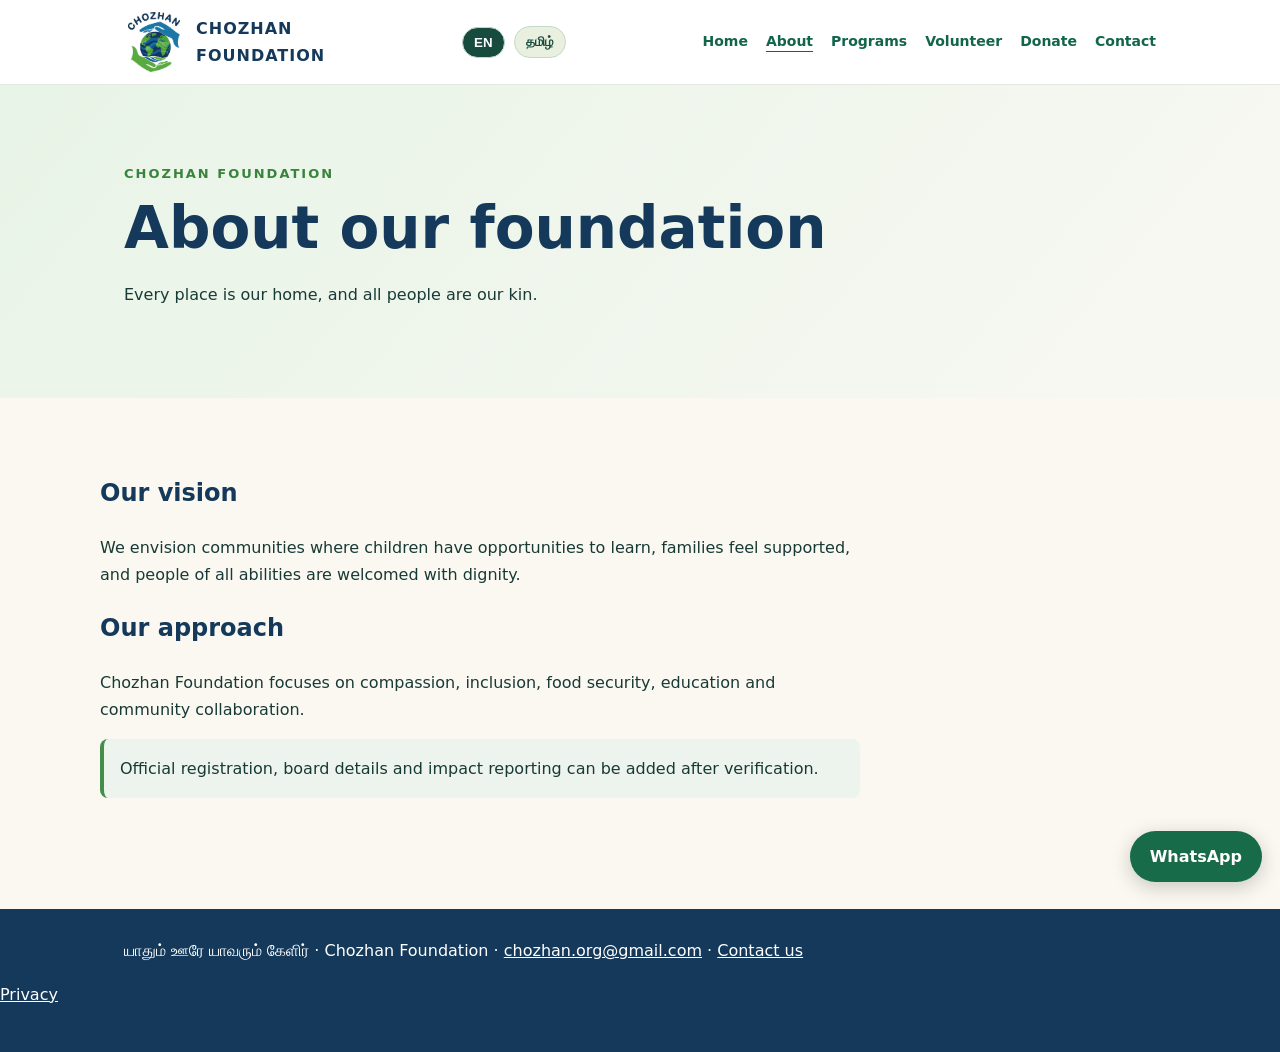
<file: about.html>
<!DOCTYPE html>

<html lang="en"><head><meta charset="utf-8"/><meta content="width=device-width,initial-scale=1" name="viewport"/><meta content="Chozhan Foundation — About our foundation" name="description"/><link href="chozhan-logo.jpg" rel="icon"/><link href="site.css" rel="stylesheet"/><title>About our foundation | Chozhan Foundation</title><link href="https://chozhan.org/about.html" rel="canonical"/><meta content="About our foundation | Chozhan Foundation" property="og:title"/><meta content="Community care, education, food security and disability inclusion in Cuddalore, Tamil Nadu." property="og:description"/><link href="enhancements.css" rel="stylesheet"/><script defer="True" src="language.js"></script><meta content="website" property="og:type"/><meta content="https://chozhan.org/about.html" property="og:url"/><meta content="https://chozhan.org/chozhan-logo.png" property="og:image"/><script defer="True" src="v3-language.js"></script><meta content="#164b3e" name="theme-color"/><link href="https://chozhan.org/about.html?lang=en" hreflang="en" rel="alternate"/><link href="https://chozhan.org/about.html?lang=ta" hreflang="ta" rel="alternate"/><link href="v3.css" rel="stylesheet"/></head><body><a class="skip-link" href="#main-content">Skip to content</a><header><div class="wrap nav"><a class="brand" href="index.html"><img alt="Chozhan Foundation logo" height="60" src="chozhan-logo.jpg" style="width:60px;height:60px;max-width:60px;object-fit:contain;flex-shrink:0;width:60px;height:60px;max-width:60px;object-fit:contain;" width="60"/><span>CHOZHAN<br/>FOUNDATION</span></a><button aria-controls="page-links" aria-expanded="false" aria-label="Toggle navigation" class="mobile-toggle" type="button">☰</button><div aria-label="Language selection" class="utility-nav"><button aria-pressed="false" class="lang-switch" data-lang="en" type="button">EN</button><button aria-pressed="false" class="lang-switch" data-lang="ta" type="button">தமிழ்</button></div><nav id="page-links"><a href="index.html">Home</a><a aria-current="page" href="about.html">About</a><a href="programs.html">Programs</a><a href="volunteer.html">Volunteer</a><a href="donate.html">Donate</a><a data-i18n="nav_contact" href="contact.html">Contact</a></nav></div></header><section class="hero"><div class="wrap"><span class="eyebrow">Chozhan Foundation</span><h1>About our foundation</h1><p>Every place is our home, and all people are our kin.</p></div></section><main class="main wrap" id="main-content"><h2>Our vision</h2><p>We envision communities where children have opportunities to learn, families feel supported, and people of all abilities are welcomed with dignity.</p><h2>Our approach</h2><p>Chozhan Foundation focuses on compassion, inclusion, food security, education and community collaboration.</p><p class="note">Official registration, board details and impact reporting can be added after verification.</p></main><footer><div class="wrap">யாதும் ஊரே யாவரும் கேளிர் · Chozhan Foundation · <a href="mailto:chozhan.org@gmail.com">chozhan.org@gmail.com</a> · <a href="contact.html">Contact us</a></div><p><a href="privacy.html">Privacy</a></p></footer><script>document.querySelector('.mobile-toggle')?.addEventListener('click',function(){const n=document.getElementById('page-links');const open=n.classList.toggle('open');this.setAttribute('aria-expanded',String(open));});</script><a aria-label="Chat with Chozhan Foundation on WhatsApp" class="whatsapp-float" href="https://wa.me/917305449549" rel="noopener noreferrer" target="_blank">WhatsApp</a></body></html>
</file>
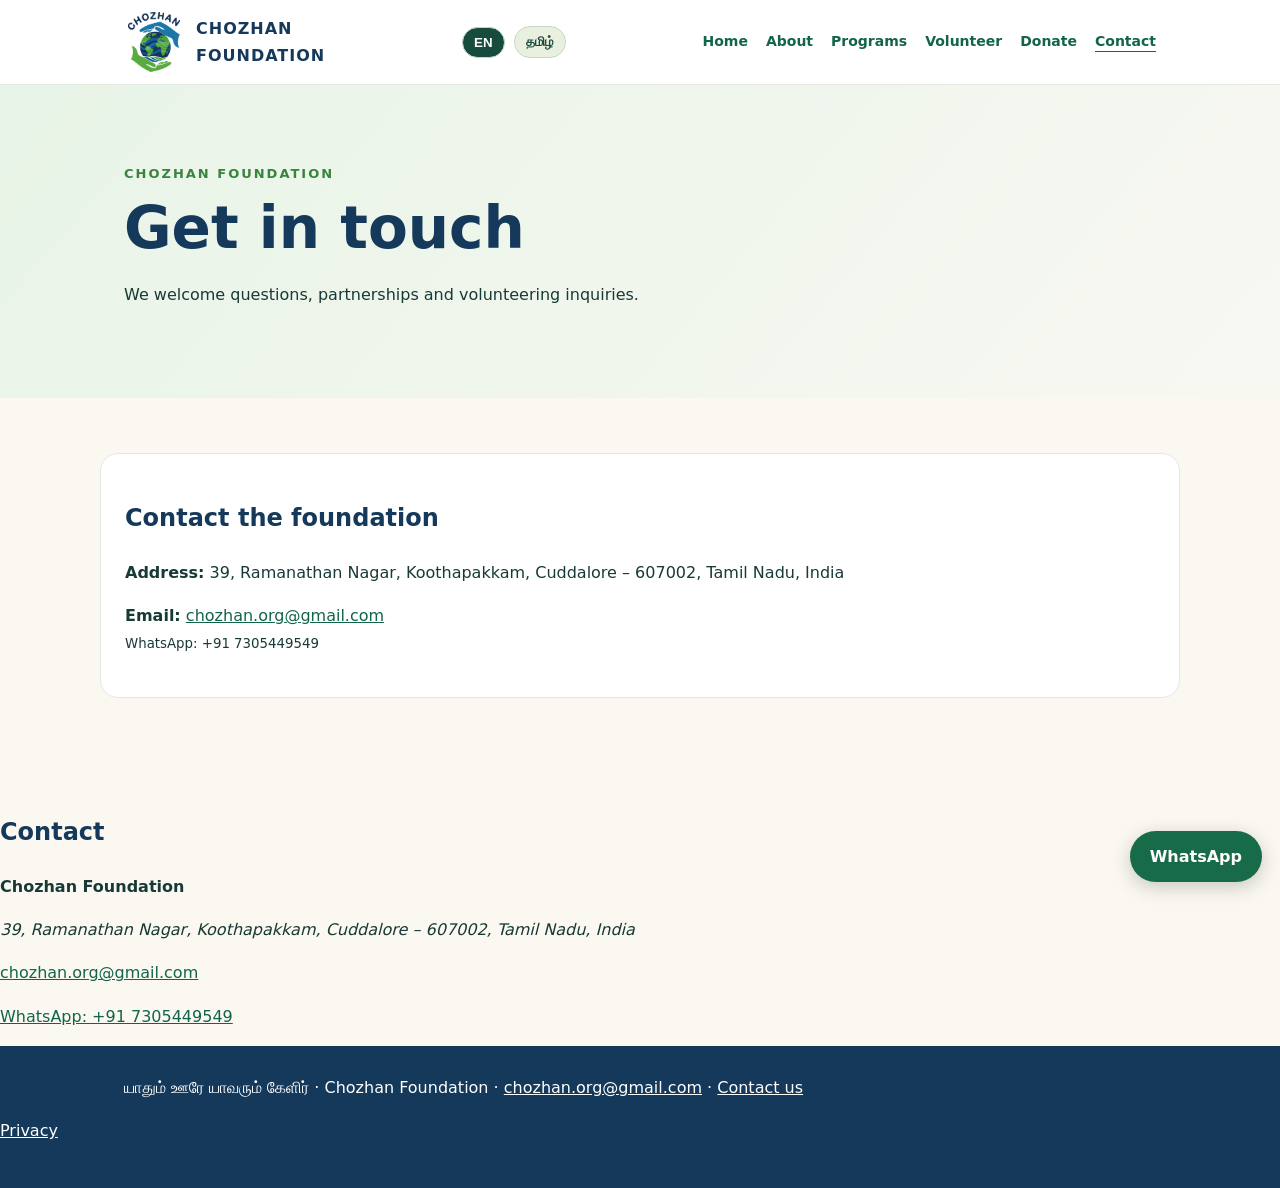
<file: contact.html>
<!DOCTYPE html>

<html lang="en"><head><meta charset="utf-8"/><meta content="width=device-width,initial-scale=1" name="viewport"/><meta content="Chozhan Foundation — Get in touch" name="description"/><link href="chozhan-logo.jpg" rel="icon"/><link href="site.css" rel="stylesheet"/><title>Get in touch | Chozhan Foundation</title><link href="https://chozhan.org/contact.html" rel="canonical"/><meta content="Get in touch | Chozhan Foundation" property="og:title"/><meta content="Community care, education, food security and disability inclusion in Cuddalore, Tamil Nadu." property="og:description"/><link href="enhancements.css" rel="stylesheet"/><script defer="True" src="language.js"></script><meta content="website" property="og:type"/><meta content="https://chozhan.org/contact.html" property="og:url"/><meta content="https://chozhan.org/chozhan-logo.png" property="og:image"/><script defer="True" src="v3-language.js"></script><meta content="#164b3e" name="theme-color"/><link href="https://chozhan.org/contact.html?lang=en" hreflang="en" rel="alternate"/><link href="https://chozhan.org/contact.html?lang=ta" hreflang="ta" rel="alternate"/><link href="v3.css" rel="stylesheet"/></head><body><a class="skip-link" href="#main-content">Skip to content</a><header><div class="wrap nav"><a class="brand" href="index.html"><img alt="Chozhan Foundation logo" height="60" src="chozhan-logo.jpg" style="width:60px;height:60px;max-width:60px;object-fit:contain;flex-shrink:0;width:60px;height:60px;max-width:60px;object-fit:contain;" width="60"/><span>CHOZHAN<br/>FOUNDATION</span></a><button aria-controls="page-links" aria-expanded="false" aria-label="Toggle navigation" class="mobile-toggle" type="button">☰</button><div aria-label="Language selection" class="utility-nav"><button aria-pressed="false" class="lang-switch" data-lang="en" type="button">EN</button><button aria-pressed="false" class="lang-switch" data-lang="ta" type="button">தமிழ்</button></div><nav id="page-links"><a href="index.html">Home</a><a href="about.html">About</a><a href="programs.html">Programs</a><a href="volunteer.html">Volunteer</a><a href="donate.html">Donate</a><a aria-current="page" data-i18n="nav_contact" href="contact.html">Contact</a></nav></div></header><section class="hero"><div class="wrap"><span class="eyebrow">Chozhan Foundation</span><h1>Get in touch</h1><p>We welcome questions, partnerships and volunteering inquiries.</p></div></section><main class="main wrap" id="main-content"><div class="card"><h2>Contact the foundation</h2><p><strong>Address:</strong> 39, Ramanathan Nagar, Koothapakkam, Cuddalore – 607002, Tamil Nadu, India</p><p><strong>Email:</strong> <a href="mailto:chozhan.org@gmail.com">chozhan.org@gmail.com</a><br/><small>WhatsApp: +91 7305449549</small></p></div></main><section class="section"><div class="container"><h2 data-i18n="nav_contact">Contact</h2><p><strong>Chozhan Foundation</strong></p><address>39, Ramanathan Nagar, Koothapakkam, Cuddalore – 607002, Tamil Nadu, India</address><p><a href="mailto:chozhan.org@gmail.com">chozhan.org@gmail.com</a></p><p><a href="https://wa.me/917305449549" rel="noopener noreferrer" target="_blank">WhatsApp: +91 7305449549</a></p></div></section><footer><div class="wrap">யாதும் ஊரே யாவரும் கேளிர் · Chozhan Foundation · <a href="mailto:chozhan.org@gmail.com">chozhan.org@gmail.com</a> · <a href="contact.html">Contact us</a></div><p><a href="privacy.html">Privacy</a></p></footer><script>document.querySelector('.mobile-toggle')?.addEventListener('click',function(){const n=document.getElementById('page-links');const open=n.classList.toggle('open');this.setAttribute('aria-expanded',String(open));});</script><a aria-label="Chat with Chozhan Foundation on WhatsApp" class="whatsapp-float" href="https://wa.me/917305449549" rel="noopener noreferrer" target="_blank">WhatsApp</a></body></html>
</file>
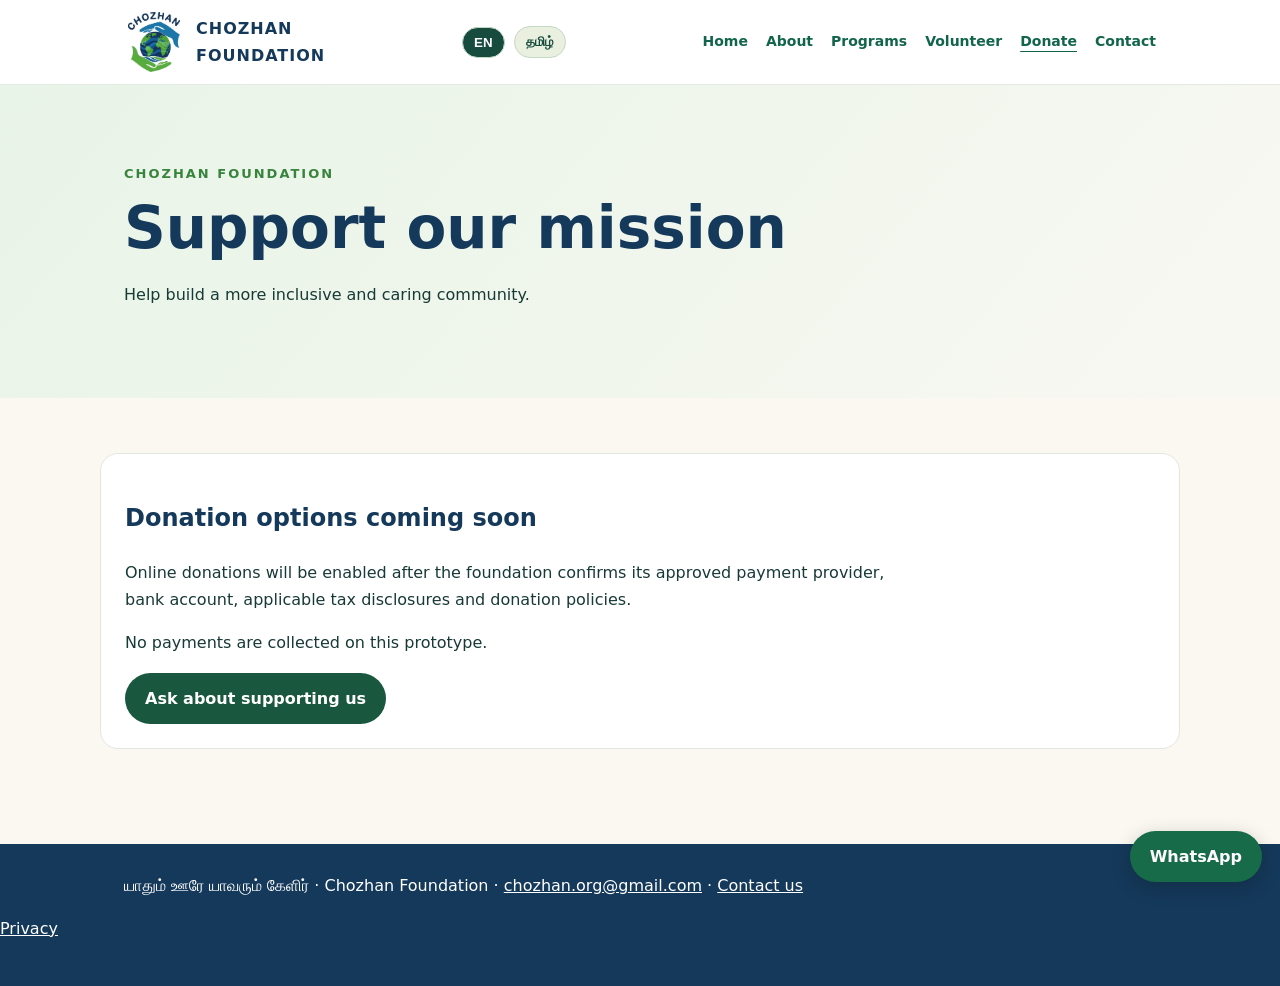
<file: donate.html>
<!DOCTYPE html>

<html lang="en"><head><meta charset="utf-8"/><meta content="width=device-width,initial-scale=1" name="viewport"/><meta content="Chozhan Foundation — Support our mission" name="description"/><link href="chozhan-logo.jpg" rel="icon"/><link href="site.css" rel="stylesheet"/><title>Support our mission | Chozhan Foundation</title><link href="https://chozhan.org/donate.html" rel="canonical"/><meta content="Support our mission | Chozhan Foundation" property="og:title"/><meta content="Community care, education, food security and disability inclusion in Cuddalore, Tamil Nadu." property="og:description"/><link href="enhancements.css" rel="stylesheet"/><script defer="True" src="language.js"></script><meta content="website" property="og:type"/><meta content="https://chozhan.org/donate.html" property="og:url"/><meta content="https://chozhan.org/chozhan-logo.png" property="og:image"/><script defer="True" src="v3-language.js"></script><meta content="#164b3e" name="theme-color"/><link href="https://chozhan.org/donate.html?lang=en" hreflang="en" rel="alternate"/><link href="https://chozhan.org/donate.html?lang=ta" hreflang="ta" rel="alternate"/><link href="v3.css" rel="stylesheet"/></head><body><a class="skip-link" href="#main-content">Skip to content</a><header><div class="wrap nav"><a class="brand" href="index.html"><img alt="Chozhan Foundation logo" height="60" src="chozhan-logo.jpg" style="width:60px;height:60px;max-width:60px;object-fit:contain;flex-shrink:0;width:60px;height:60px;max-width:60px;object-fit:contain;" width="60"/><span>CHOZHAN<br/>FOUNDATION</span></a><button aria-controls="page-links" aria-expanded="false" aria-label="Toggle navigation" class="mobile-toggle" type="button">☰</button><div aria-label="Language selection" class="utility-nav"><button aria-pressed="false" class="lang-switch" data-lang="en" type="button">EN</button><button aria-pressed="false" class="lang-switch" data-lang="ta" type="button">தமிழ்</button></div><nav id="page-links"><a href="index.html">Home</a><a href="about.html">About</a><a href="programs.html">Programs</a><a href="volunteer.html">Volunteer</a><a aria-current="page" href="donate.html">Donate</a><a data-i18n="nav_contact" href="contact.html">Contact</a></nav></div></header><section class="hero"><div class="wrap"><span class="eyebrow">Chozhan Foundation</span><h1>Support our mission</h1><p>Help build a more inclusive and caring community.</p></div></section><main class="main wrap" id="main-content"><div class="card"><h2>Donation options coming soon</h2><p>Online donations will be enabled after the foundation confirms its approved payment provider, bank account, applicable tax disclosures and donation policies.</p><p>No payments are collected on this prototype.</p><a class="button" href="contact.html">Ask about supporting us</a></div></main><footer><div class="wrap">யாதும் ஊரே யாவரும் கேளிர் · Chozhan Foundation · <a href="mailto:chozhan.org@gmail.com">chozhan.org@gmail.com</a> · <a href="contact.html">Contact us</a></div><p><a href="privacy.html">Privacy</a></p></footer><script>document.querySelector('.mobile-toggle')?.addEventListener('click',function(){const n=document.getElementById('page-links');const open=n.classList.toggle('open');this.setAttribute('aria-expanded',String(open));});</script><a aria-label="Chat with Chozhan Foundation on WhatsApp" class="whatsapp-float" href="https://wa.me/917305449549" rel="noopener noreferrer" target="_blank">WhatsApp</a></body></html>
</file>
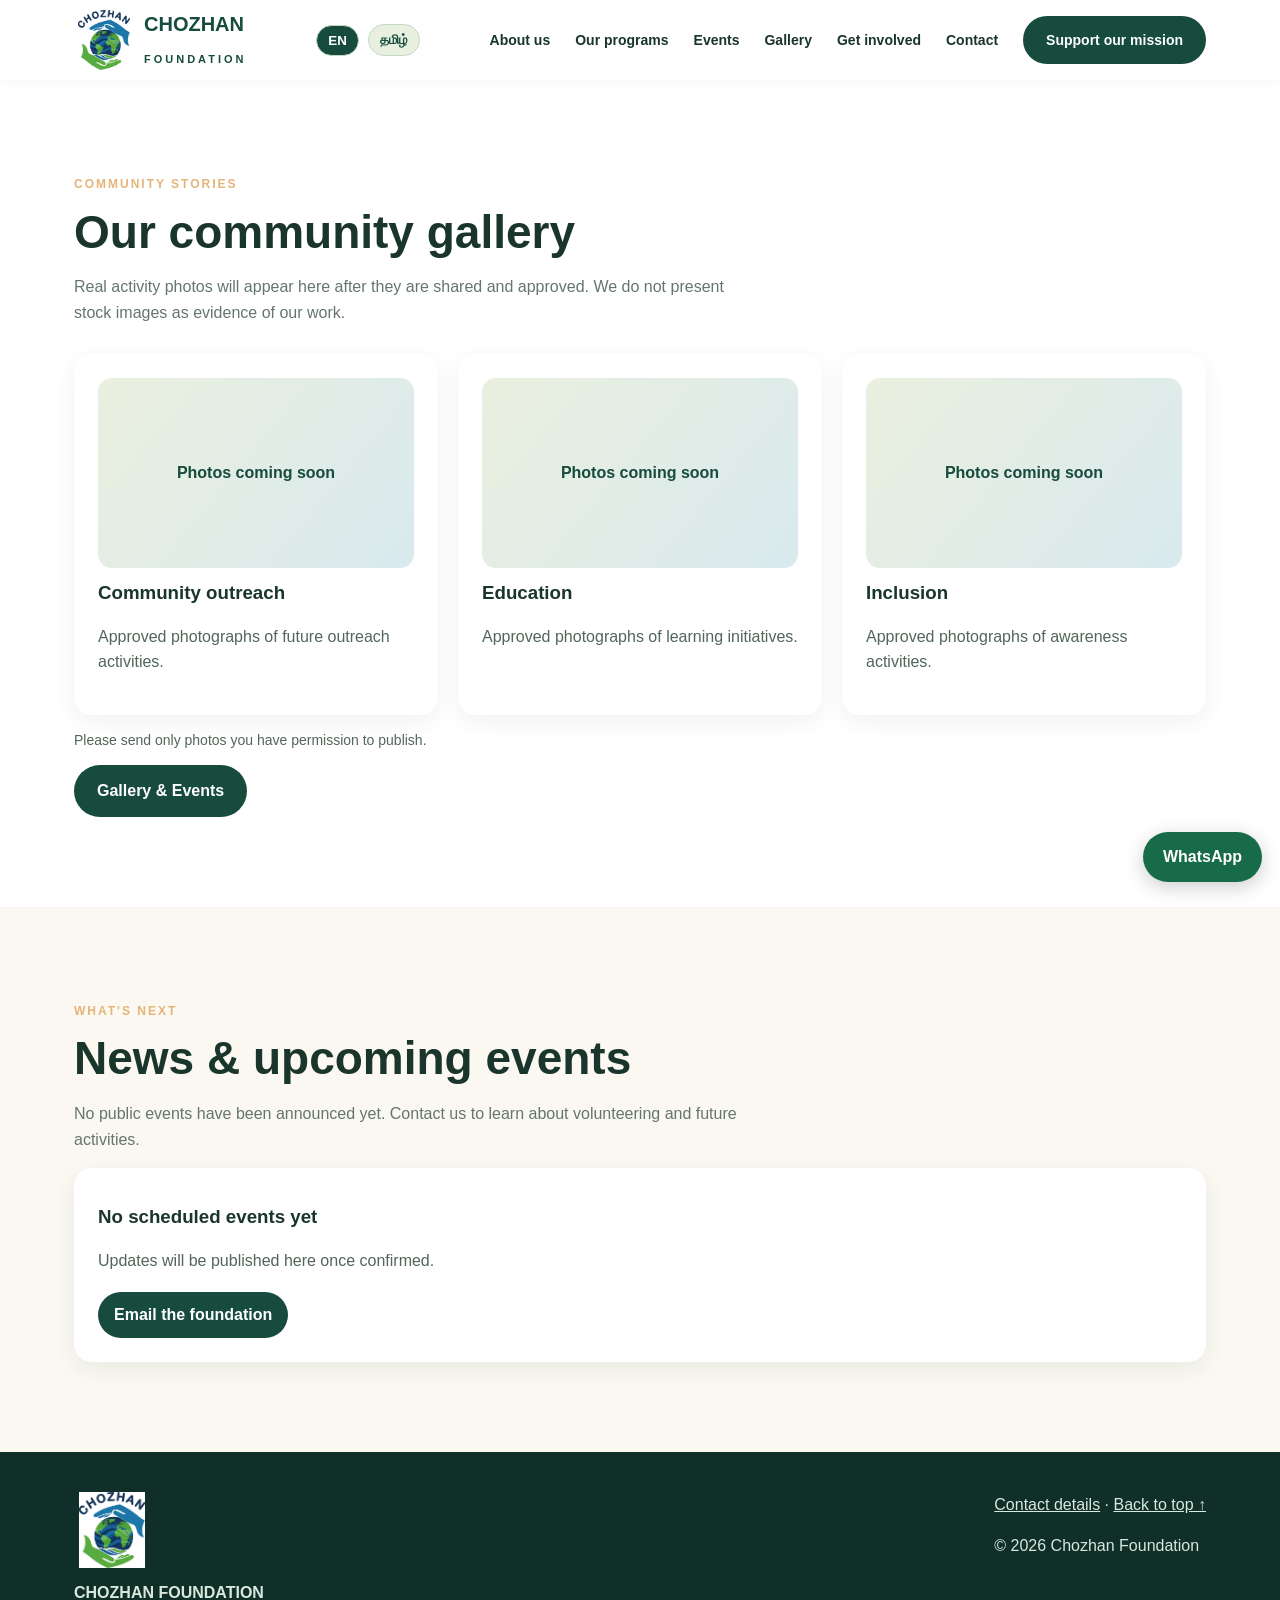
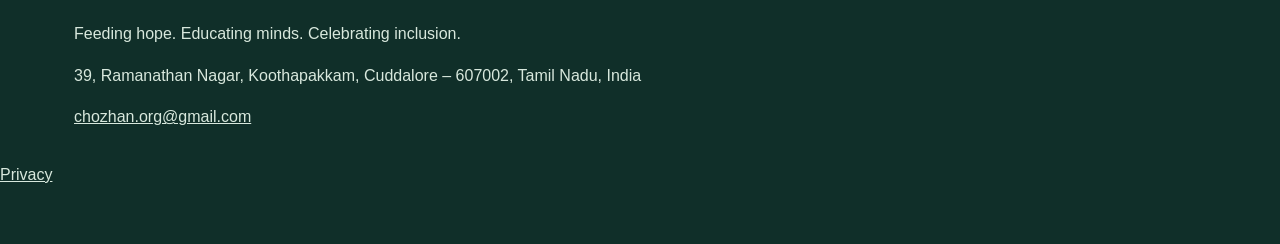
<file: gallery.html>
<!DOCTYPE html>

<html lang="en"><head><meta charset="utf-8"/><meta content="width=device-width,initial-scale=1" name="viewport"/><meta content="Chozhan Foundation supports food security, primary education, autism awareness, Down syndrome inclusion and families." name="description"/><link href="chozhan-logo.jpg" rel="icon" type="image/jpeg"/><title>Gallery &amp; Events | Chozhan Foundation</title><style>:root{--green:#164b3e;--lime:#dce9bd;--cream:#faf8f1;--orange:#edab66;--ink:#19352c}*{box-sizing:border-box}html{scroll-behavior:smooth}body{margin:0;font-family:Arial,Helvetica,sans-serif;color:var(--ink);background:var(--cream);line-height:1.6}a{text-decoration:none;color:inherit}.container{max-width:1180px;margin:auto;padding:0 24px}header{background:#fff;position:sticky;top:0;z-index:5;box-shadow:0 2px 12px #0000000a}.nav{display:flex;align-items:center;justify-content:space-between;gap:22px;min-height:80px}.brand{display:flex;align-items:center;gap:12px;font-weight:800;font-size:20px;color:var(--green)}.mark{display:grid;place-items:center;width:45px;height:45px;border-radius:50%;background:var(--green);color:white;font-size:25px}.links{display:flex;align-items:center;gap:25px;font-size:14px;font-weight:700}.btn{display:inline-block;background:var(--green);color:white;border-radius:40px;padding:13px 23px;font-weight:700;border:0;cursor:pointer}.btn.alt{background:var(--orange);color:#222}.hero{background:linear-gradient(105deg,#123e34e8,#123e34bd),url('https://images.unsplash.com/photo-1531206715517-5c0ba140b2b8?w=1600&q=85') center/cover;color:#fff;padding:110px 0 120px}.eyebrow{text-transform:uppercase;letter-spacing:2px;font-size:12px;font-weight:800;color:#e5b478}.hero h1{font-size:clamp(42px,6vw,76px);line-height:1.09;max-width:780px;margin:18px 0}.hero p{font-size:19px;max-width:640px;color:#f1f5ec}.actions{display:flex;gap:14px;flex-wrap:wrap;margin-top:30px}.hero .outline{border:1px solid #fff;color:white;background:transparent}.quote{text-align:center;padding:50px 20px;background:#eaf0df}.quote h2{font-size:clamp(23px,3vw,36px);margin:0;color:var(--green)}.quote p{margin:8px 0 0}.section{padding:90px 0}.section h2{font-size:clamp(32px,4vw,46px);line-height:1.15;margin:10px 0 16px}.intro{max-width:670px;color:#65766c}.grid{display:grid;grid-template-columns:repeat(3,1fr);gap:22px;margin-top:38px}.card{background:white;border-radius:18px;overflow:hidden;box-shadow:0 9px 32px #173c2c0d}.card img{width:100%;height:205px;object-fit:cover}.card .body{padding:24px}.card h3{margin:0 0 10px;font-size:22px}.card p{margin:0;color:#66776b}.pill{display:inline-block;background:#e9efdc;color:#315d40;padding:5px 12px;border-radius:20px;font-size:12px;font-weight:800;margin-bottom:13px}.about{background:#fff}.split{display:grid;grid-template-columns:1fr 1fr;gap:60px;align-items:center}.split img{width:100%;height:440px;object-fit:cover;border-radius:22px}.callout{background:var(--green);color:#fff;padding:80px 0}.callout p{color:#e5f0e7;max-width:660px}.callout .btn{background:#e8b477;color:#173b31}.steps{display:grid;grid-template-columns:repeat(3,1fr);gap:24px;margin-top:35px}.step{padding:28px;background:white;border-radius:18px}.step b{font-size:36px;color:#b47b43}.contact{background:#eaf0df}.contactbox{background:white;padding:34px;border-radius:18px;max-width:760px}.fields{display:grid;grid-template-columns:1fr 1fr;gap:14px}input,textarea,select{width:100%;border:1px solid #d6dfd4;border-radius:10px;padding:13px;font:inherit;background:#fff}textarea{min-height:130px;grid-column:1/-1}footer{background:#102f29;color:#d8e8dd;padding:40px 0}footer .container{display:flex;justify-content:space-between;gap:25px;flex-wrap:wrap}footer a{text-decoration:underline}.notice{font-size:13px;color:#697a70;margin-top:12px}.menu{display:none}@media(max-width:800px){.links{display:none;position:absolute;top:80px;left:0;right:0;background:white;padding:25px;flex-direction:column;align-items:flex-start}.links.open{display:flex}.menu{display:block;border:0;background:transparent;font-size:28px;cursor:pointer}.grid,.steps,.split{grid-template-columns:1fr}.hero{padding:80px 0}.section{padding:65px 0}.split img{height:300px}.fields{grid-template-columns:1fr}textarea{grid-column:auto}}.brand-logo{width:58px;height:58px;object-fit:contain}.footer-logo{width:72px;height:72px;object-fit:contain;display:block;margin-bottom:12px}.brand{display:flex;align-items:center;gap:10px}

:focus-visible{outline:3px solid #e8a55d;outline-offset:3px}.impact-strip{background:#fff;padding:50px 0;text-align:center}.impact-strip h2{font-size:30px;margin:0}.impact-strip p{color:#617568}.impact-grid{display:grid;grid-template-columns:repeat(3,1fr);gap:18px;margin-top:24px}.impact-grid>div{background:#edf3e8;border-radius:16px;padding:24px}.impact-grid strong{display:block;font-size:42px;color:#164b3e}.impact-grid span{font-size:14px}.card img{background:#e6eee5}.links a:hover{text-decoration:underline}@media(max-width:700px){.impact-grid{grid-template-columns:1fr}.brand{font-size:17px}}@media(prefers-reduced-motion:reduce){html{scroll-behavior:auto}}
.brand-logo{width:60px;height:60px;max-width:60px;object-fit:contain;flex:0 0 60px}.footer-logo{width:76px;height:76px;object-fit:contain}.skip-link{position:absolute;left:12px;top:-100px;z-index:999;padding:10px;background:white}.skip-link:focus{top:8px}img{max-width:100%}</style><link href="https://chozhan.org/gallery.html" rel="canonical"/><meta content="Chozhan Foundation | Together, We Create Hope" property="og:title"/><meta content="Community care, education, food security and disability inclusion in Cuddalore, Tamil Nadu." property="og:description"/><link href="enhancements.css" rel="stylesheet"/><script defer="True" src="language.js"></script><meta content="website" property="og:type"/><meta content="https://chozhan.org/" property="og:url"/><meta content="https://chozhan.org/chozhan-logo.png" property="og:image"/><script type="application/ld+json">{"@context": "https://schema.org", "@type": "NGO", "name": "Chozhan Foundation", "url": "https://chozhan.org/", "email": "chozhan.org@gmail.com", "logo": "https://chozhan.org/chozhan-logo.png", "address": {"@type": "PostalAddress", "streetAddress": "39, Ramanathan Nagar, Koothapakkam", "addressLocality": "Cuddalore", "postalCode": "607002", "addressRegion": "Tamil Nadu", "addressCountry": "IN"}}</script><script defer="True" src="v3-language.js"></script><meta content="#164b3e" name="theme-color"/><link href="https://chozhan.org/gallery.html?lang=en" hreflang="en" rel="alternate"/><link href="https://chozhan.org/gallery.html?lang=ta" hreflang="ta" rel="alternate"/><script defer="True" src="events.js"></script><link href="v3.css" rel="stylesheet"/></head><body><a class="skip-link" href="#main-content">Skip to content</a><header><div class="container nav"><a class="brand" href="#home"><img alt="Chozhan Foundation logo" class="brand-logo" height="60" src="chozhan-logo.jpg" style="width:60px;height:60px;max-width:60px;object-fit:contain;flex-shrink:0;width:60px;height:60px;max-width:60px;object-fit:contain;" width="60"/><span>CHOZHAN<br/><small style="font-size:11px;letter-spacing:3px">FOUNDATION</small></span></a><button aria-expanded="false" aria-label="Toggle navigation" class="menu" onclick="const n=document.querySelector('.links');n.classList.toggle('open');this.setAttribute('aria-expanded',n.classList.contains('open'))">☰</button><div aria-label="Language selection" class="utility-nav"><button aria-pressed="false" class="lang-switch" data-lang="en" type="button">EN</button><button aria-pressed="false" class="lang-switch" data-lang="ta" type="button">தமிழ்</button></div><nav class="links"><a data-i18n="nav_about" href="about.html">About us</a><a data-i18n="nav_programs" href="programs.html">Our programs</a><a data-i18n="nav_events" href="gallery.html#events">Events</a><a aria-current="page" data-i18n="nav_gallery" href="gallery.html">Gallery</a><a data-i18n="nav_volunteer" href="volunteer.html">Get involved</a><a data-i18n="nav_contact" href="contact.html">Contact</a><a class="btn" data-i18n="nav_support" href="donate.html">Support our mission</a></nav></div></header><main id="main-content"><section class="section about" id="gallery"><div class="container"><span class="eyebrow">Community stories</span><h2 data-i18n="gallery_title">Our community gallery</h2><p class="intro" data-i18n="gallery_intro">Real activity photos will appear here after they are shared and approved. We do not present stock images as evidence of our work.</p><div class="feature-grid"><article class="feature-card"><div class="placeholder-image" data-i18n="gallery_empty">Photos coming soon</div><h3>Community outreach</h3><p>Approved photographs of future outreach activities.</p></article><article class="feature-card"><div class="placeholder-image" data-i18n="gallery_empty">Photos coming soon</div><h3>Education</h3><p>Approved photographs of learning initiatives.</p></article><article class="feature-card"><div class="placeholder-image" data-i18n="gallery_empty">Photos coming soon</div><h3>Inclusion</h3><p>Approved photographs of awareness activities.</p></article></div><p class="feature-note" data-i18n="photo_consent">Please send only photos you have permission to publish.</p><a class="btn" data-i18n="page_gallery" href="gallery.html">Gallery &amp; Events</a></div></section><section class="section" id="events"><div class="container"><span class="eyebrow">What's next</span><h2 data-i18n="events_title">News &amp; upcoming events</h2><p class="intro" data-i18n="events_intro">No public events have been announced yet. Contact us to learn about volunteering and future activities.</p><div class="feature-card"><h3 data-i18n="event_no">No scheduled events yet</h3><p>Updates will be published here once confirmed.</p><div class="contact-actions"><a data-i18n="email_us" href="mailto:chozhan.org@gmail.com?subject=Chozhan%20Foundation%20-%20Events">Email the foundation</a></div></div></div><div aria-live="polite" id="v3-events"></div></section></main><footer><div class="container"><div><img alt="Chozhan Foundation" class="footer-logo" height="60" src="chozhan-logo.jpg" style="width:60px;height:60px;max-width:60px;object-fit:contain;flex-shrink:0;width:60px;height:60px;max-width:60px;object-fit:contain;" width="60"/><strong>CHOZHAN FOUNDATION</strong><p>Feeding hope. Educating minds. Celebrating inclusion.</p><p>39, Ramanathan Nagar, Koothapakkam, Cuddalore – 607002, Tamil Nadu, India</p><p><a href="mailto:chozhan.org@gmail.com">chozhan.org@gmail.com</a></p></div><div><a href="contact.html">Contact details</a> · <a href="#home">Back to top ↑</a><p>© <span id="year"></span> Chozhan Foundation</p></div></div><p><a href="privacy.html">Privacy</a></p></footer><script>document.getElementById('year').textContent=new Date().getFullYear();document.querySelectorAll('.links a').forEach(a=>a.addEventListener('click',()=>document.querySelector('.links').classList.remove('open')));document.getElementById('contactForm').addEventListener('submit',e=>{e.preventDefault();const d=new FormData(e.target);const subject='Chozhan Foundation - '+d.get('interest');const body=`Name: ${d.get('name')}\nEmail: ${d.get('email')}\nCity: ${d.get('location')}\n\n${d.get('message')}`;window.location.href='mailto:chozhan.org@gmail.com?subject='+encodeURIComponent(subject)+'&body='+encodeURIComponent(body);});</script><a aria-label="Chat with Chozhan Foundation on WhatsApp" class="whatsapp-float" href="https://wa.me/917305449549" rel="noopener noreferrer" target="_blank">WhatsApp</a></body></html>
</file>
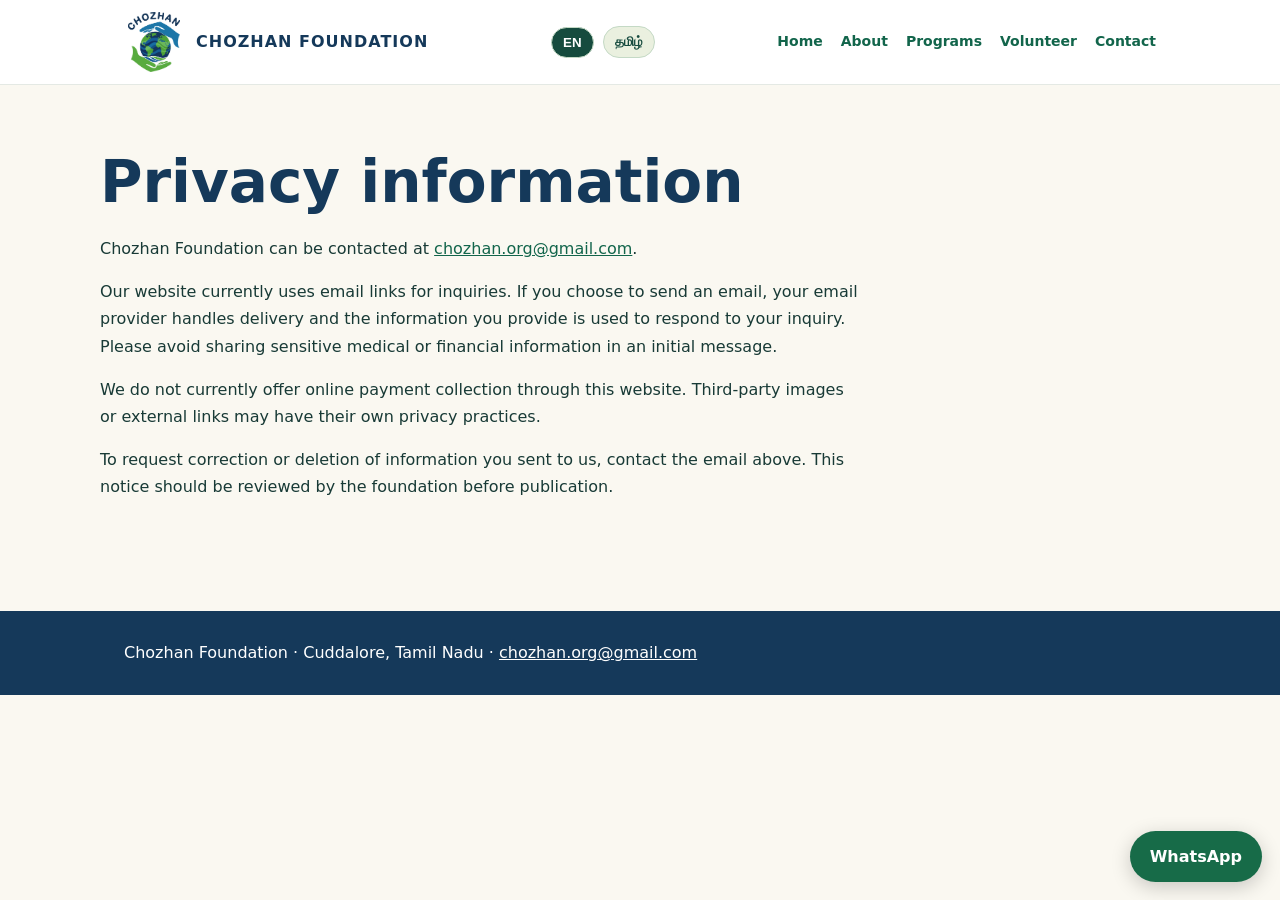
<file: privacy.html>
<!DOCTYPE html>

<html lang="en"><head><meta charset="utf-8"/><meta content="width=device-width,initial-scale=1" name="viewport"/><title>Privacy | Chozhan Foundation</title><link href="site.css" rel="stylesheet"/><link href="chozhan-logo.jpg" rel="icon"/><link href="enhancements.css" rel="stylesheet"/><script defer="True" src="language.js"></script><link href="https://chozhan.org/privacy.html" rel="canonical"/><meta content="Chozhan Foundation in Cuddalore, Tamil Nadu: education, food security, inclusion and community support." name="description"/><meta content="website" property="og:type"/><meta content="https://chozhan.org/privacy.html" property="og:url"/><meta content="https://chozhan.org/chozhan-logo.png" property="og:image"/><script defer="True" src="v3-language.js"></script><meta content="#164b3e" name="theme-color"/><link href="https://chozhan.org/privacy.html?lang=en" hreflang="en" rel="alternate"/><link href="https://chozhan.org/privacy.html?lang=ta" hreflang="ta" rel="alternate"/><link href="v3.css" rel="stylesheet"/></head><body><header><div class="wrap nav"><a class="brand" href="index.html"><img alt="Chozhan Foundation logo" height="60" src="chozhan-logo.jpg" style="width:60px;height:60px;max-width:60px;object-fit:contain;flex-shrink:0;width:60px;height:60px;max-width:60px;object-fit:contain;" width="60"/>CHOZHAN FOUNDATION</a><div aria-label="Language selection" class="utility-nav"><button aria-pressed="false" class="lang-switch" data-lang="en" type="button">EN</button><button aria-pressed="false" class="lang-switch" data-lang="ta" type="button">தமிழ்</button></div><nav><a href="index.html">Home</a><a href="about.html">About</a><a href="programs.html">Programs</a><a href="volunteer.html">Volunteer</a><a data-i18n="nav_contact" href="contact.html">Contact</a></nav></div></header><main class="main wrap"><h1>Privacy information</h1><p>Chozhan Foundation can be contacted at <a href="mailto:chozhan.org@gmail.com">chozhan.org@gmail.com</a>.</p><p>Our website currently uses email links for inquiries. If you choose to send an email, your email provider handles delivery and the information you provide is used to respond to your inquiry. Please avoid sharing sensitive medical or financial information in an initial message.</p><p>We do not currently offer online payment collection through this website. Third-party images or external links may have their own privacy practices.</p><p>To request correction or deletion of information you sent to us, contact the email above. This notice should be reviewed by the foundation before publication.</p></main><footer><div class="wrap">Chozhan Foundation · Cuddalore, Tamil Nadu · <a href="mailto:chozhan.org@gmail.com">chozhan.org@gmail.com</a></div></footer><a aria-label="Chat with Chozhan Foundation on WhatsApp" class="whatsapp-float" href="https://wa.me/917305449549" rel="noopener noreferrer" target="_blank">WhatsApp</a></body></html>
</file>
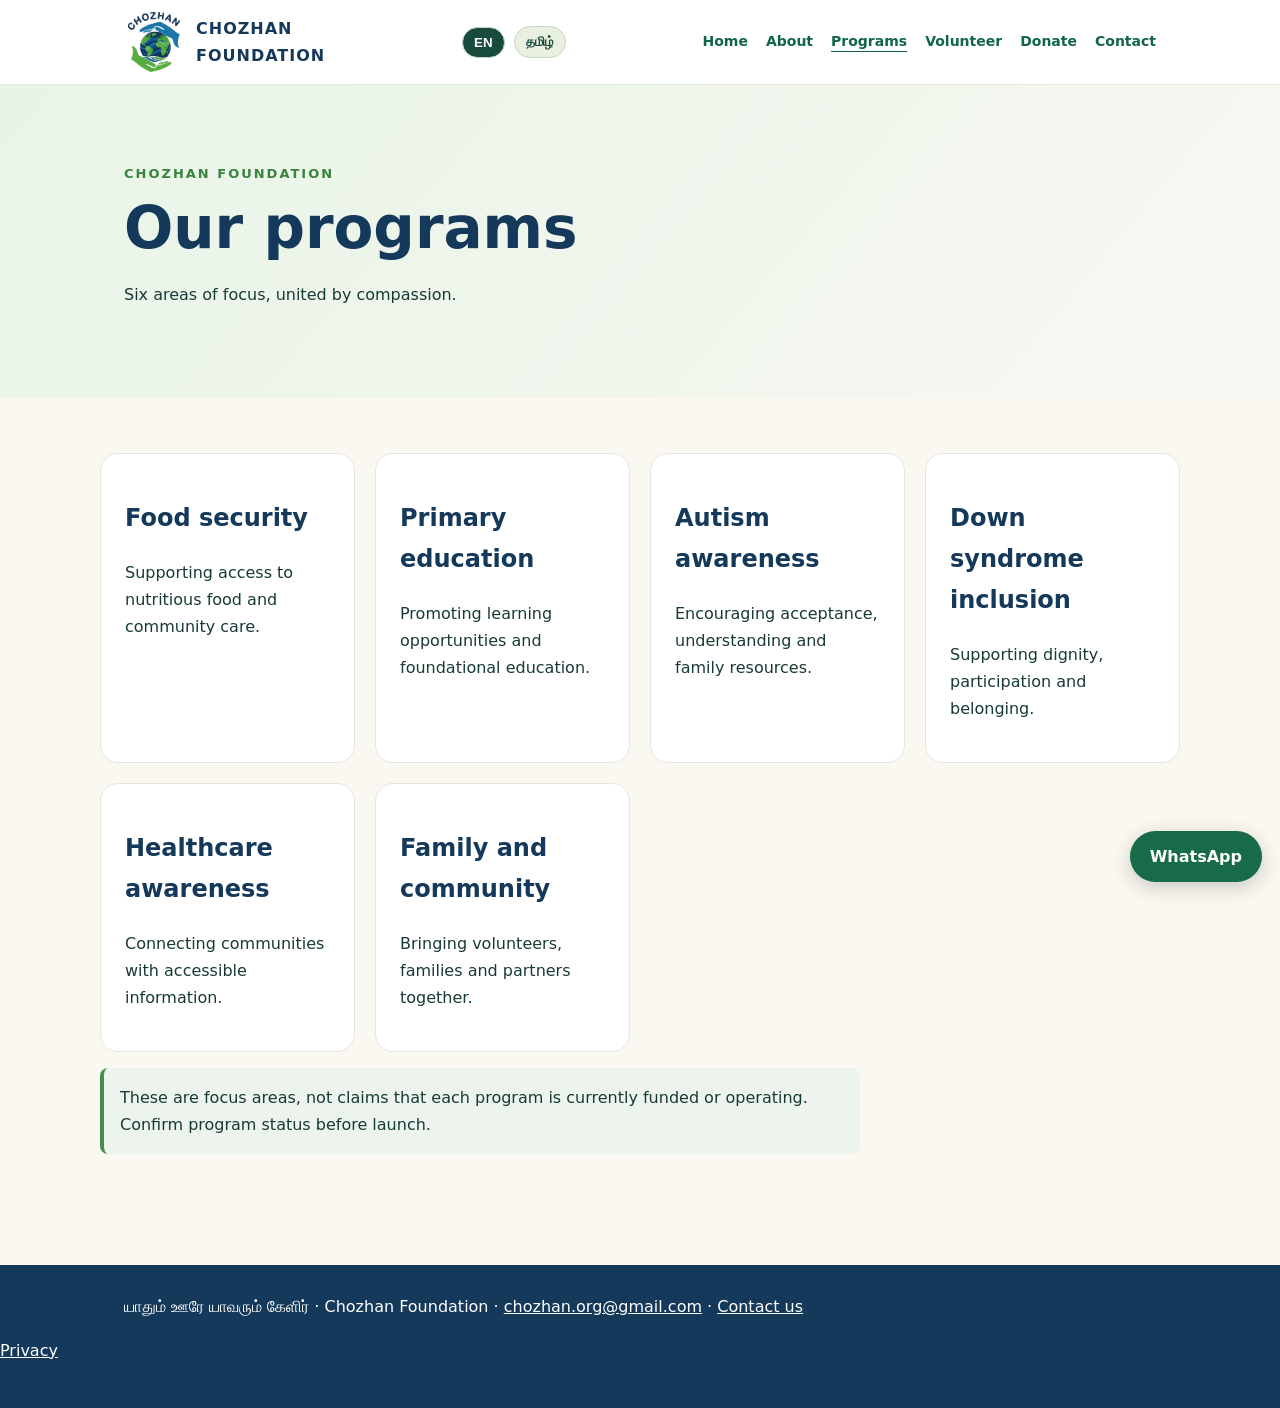
<file: programs.html>
<!DOCTYPE html>

<html lang="en"><head><meta charset="utf-8"/><meta content="width=device-width,initial-scale=1" name="viewport"/><meta content="Chozhan Foundation — Our programs" name="description"/><link href="chozhan-logo.jpg" rel="icon"/><link href="site.css" rel="stylesheet"/><title>Our programs | Chozhan Foundation</title><link href="https://chozhan.org/programs.html" rel="canonical"/><meta content="Our programs | Chozhan Foundation" property="og:title"/><meta content="Community care, education, food security and disability inclusion in Cuddalore, Tamil Nadu." property="og:description"/><link href="enhancements.css" rel="stylesheet"/><script defer="True" src="language.js"></script><meta content="website" property="og:type"/><meta content="https://chozhan.org/programs.html" property="og:url"/><meta content="https://chozhan.org/chozhan-logo.png" property="og:image"/><script defer="True" src="v3-language.js"></script><meta content="#164b3e" name="theme-color"/><link href="https://chozhan.org/programs.html?lang=en" hreflang="en" rel="alternate"/><link href="https://chozhan.org/programs.html?lang=ta" hreflang="ta" rel="alternate"/><link href="v3.css" rel="stylesheet"/></head><body><a class="skip-link" href="#main-content">Skip to content</a><header><div class="wrap nav"><a class="brand" href="index.html"><img alt="Chozhan Foundation logo" height="60" src="chozhan-logo.jpg" style="width:60px;height:60px;max-width:60px;object-fit:contain;flex-shrink:0;width:60px;height:60px;max-width:60px;object-fit:contain;" width="60"/><span>CHOZHAN<br/>FOUNDATION</span></a><button aria-controls="page-links" aria-expanded="false" aria-label="Toggle navigation" class="mobile-toggle" type="button">☰</button><div aria-label="Language selection" class="utility-nav"><button aria-pressed="false" class="lang-switch" data-lang="en" type="button">EN</button><button aria-pressed="false" class="lang-switch" data-lang="ta" type="button">தமிழ்</button></div><nav id="page-links"><a href="index.html">Home</a><a href="about.html">About</a><a aria-current="page" href="programs.html">Programs</a><a href="volunteer.html">Volunteer</a><a href="donate.html">Donate</a><a data-i18n="nav_contact" href="contact.html">Contact</a></nav></div></header><section class="hero"><div class="wrap"><span class="eyebrow">Chozhan Foundation</span><h1>Our programs</h1><p>Six areas of focus, united by compassion.</p></div></section><main class="main wrap" id="main-content"><div class="grid"><article class="card"><h2>Food security</h2><p>Supporting access to nutritious food and community care.</p></article><article class="card"><h2>Primary education</h2><p>Promoting learning opportunities and foundational education.</p></article><article class="card"><h2>Autism awareness</h2><p>Encouraging acceptance, understanding and family resources.</p></article><article class="card"><h2>Down syndrome inclusion</h2><p>Supporting dignity, participation and belonging.</p></article><article class="card"><h2>Healthcare awareness</h2><p>Connecting communities with accessible information.</p></article><article class="card"><h2>Family and community</h2><p>Bringing volunteers, families and partners together.</p></article></div><p class="note">These are focus areas, not claims that each program is currently funded or operating. Confirm program status before launch.</p></main><footer><div class="wrap">யாதும் ஊரே யாவரும் கேளிர் · Chozhan Foundation · <a href="mailto:chozhan.org@gmail.com">chozhan.org@gmail.com</a> · <a href="contact.html">Contact us</a></div><p><a href="privacy.html">Privacy</a></p></footer><script>document.querySelector('.mobile-toggle')?.addEventListener('click',function(){const n=document.getElementById('page-links');const open=n.classList.toggle('open');this.setAttribute('aria-expanded',String(open));});</script><a aria-label="Chat with Chozhan Foundation on WhatsApp" class="whatsapp-float" href="https://wa.me/917305449549" rel="noopener noreferrer" target="_blank">WhatsApp</a></body></html>
</file>
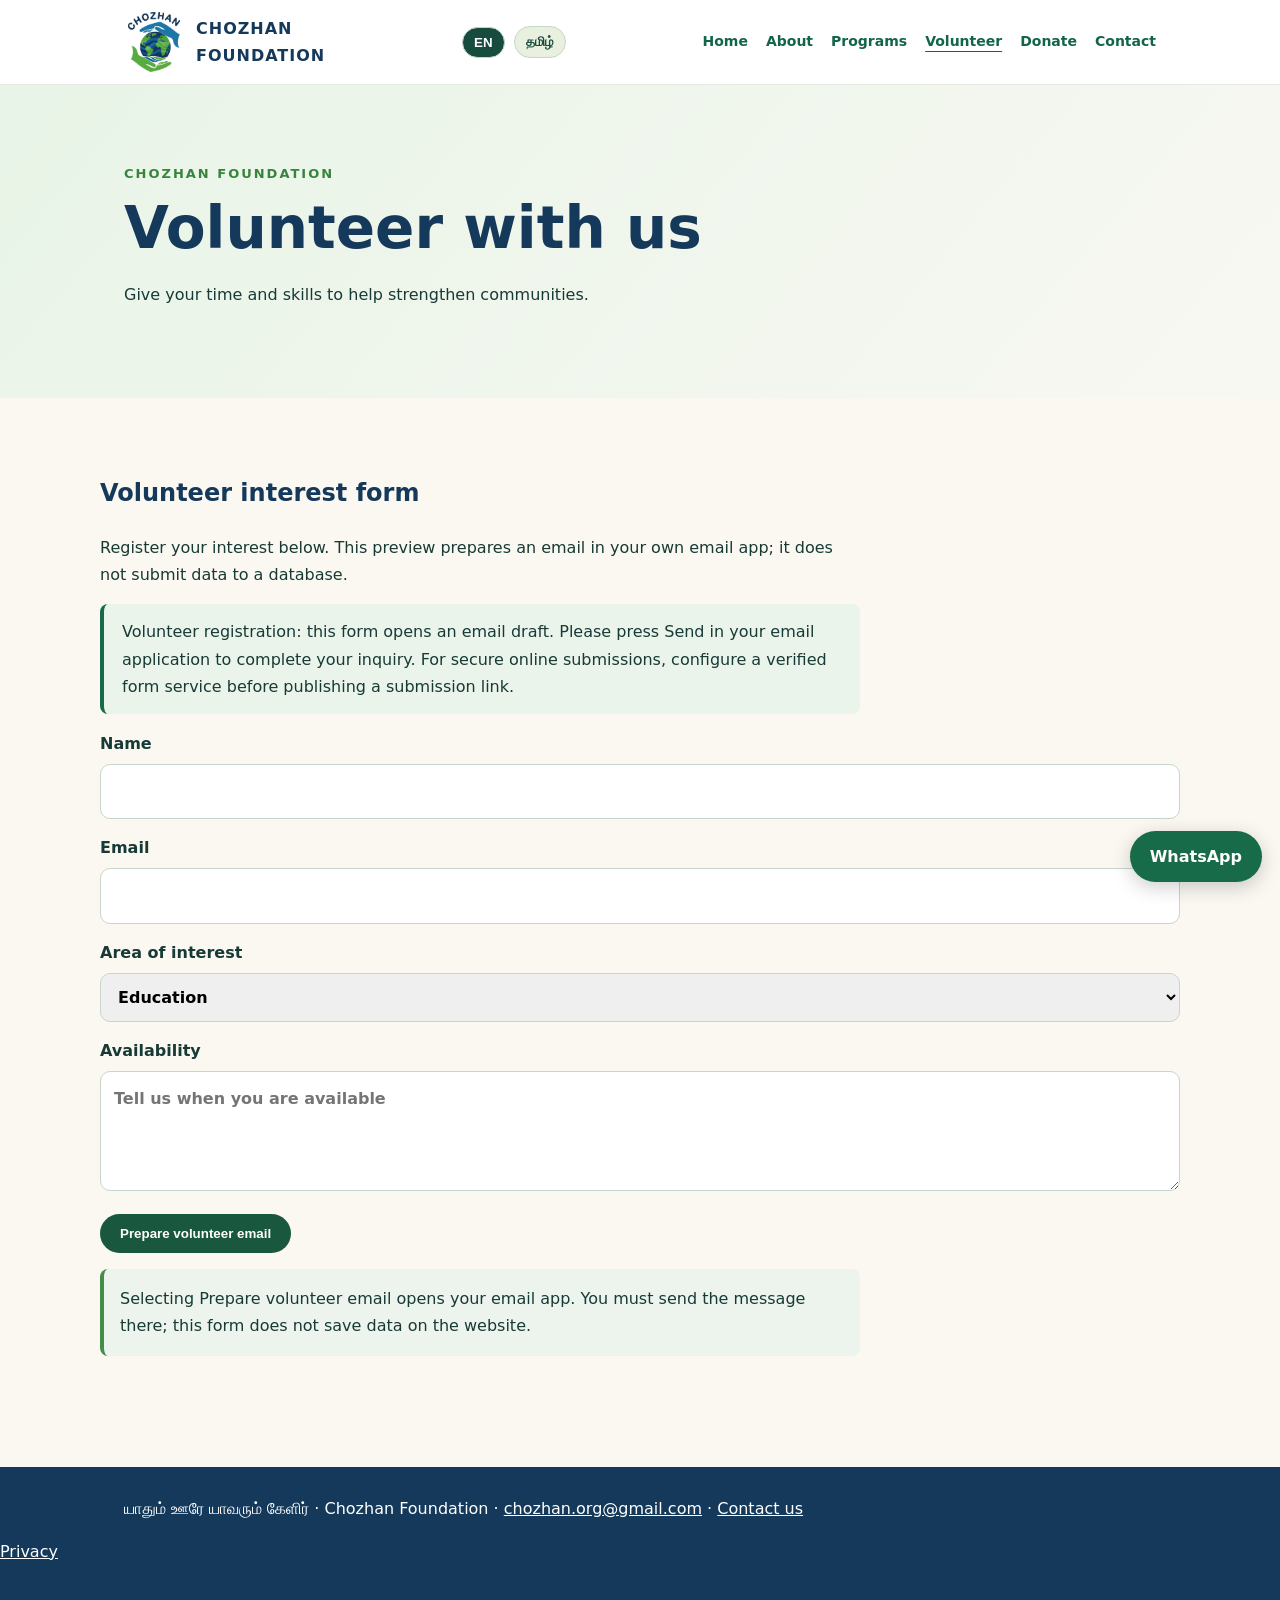
<file: volunteer.html>
<!DOCTYPE html>

<html lang="en"><head><meta charset="utf-8"/><meta content="width=device-width,initial-scale=1" name="viewport"/><meta content="Chozhan Foundation — Volunteer with us" name="description"/><link href="chozhan-logo.jpg" rel="icon"/><link href="site.css" rel="stylesheet"/><title>Volunteer with us | Chozhan Foundation</title><link href="https://chozhan.org/volunteer.html" rel="canonical"/><meta content="Volunteer with us | Chozhan Foundation" property="og:title"/><meta content="Community care, education, food security and disability inclusion in Cuddalore, Tamil Nadu." property="og:description"/><link href="enhancements.css" rel="stylesheet"/><script defer="True" src="language.js"></script><meta content="website" property="og:type"/><meta content="https://chozhan.org/volunteer.html" property="og:url"/><meta content="https://chozhan.org/chozhan-logo.png" property="og:image"/><script defer="True" src="v3-language.js"></script><meta content="#164b3e" name="theme-color"/><link href="https://chozhan.org/volunteer.html?lang=en" hreflang="en" rel="alternate"/><link href="https://chozhan.org/volunteer.html?lang=ta" hreflang="ta" rel="alternate"/><link href="v3.css" rel="stylesheet"/></head><body><a class="skip-link" href="#main-content">Skip to content</a><header><div class="wrap nav"><a class="brand" href="index.html"><img alt="Chozhan Foundation logo" height="60" src="chozhan-logo.jpg" style="width:60px;height:60px;max-width:60px;object-fit:contain;flex-shrink:0;width:60px;height:60px;max-width:60px;object-fit:contain;" width="60"/><span>CHOZHAN<br/>FOUNDATION</span></a><button aria-controls="page-links" aria-expanded="false" aria-label="Toggle navigation" class="mobile-toggle" type="button">☰</button><div aria-label="Language selection" class="utility-nav"><button aria-pressed="false" class="lang-switch" data-lang="en" type="button">EN</button><button aria-pressed="false" class="lang-switch" data-lang="ta" type="button">தமிழ்</button></div><nav id="page-links"><a href="index.html">Home</a><a href="about.html">About</a><a href="programs.html">Programs</a><a aria-current="page" href="volunteer.html">Volunteer</a><a href="donate.html">Donate</a><a data-i18n="nav_contact" href="contact.html">Contact</a></nav></div></header><section class="hero"><div class="wrap"><span class="eyebrow">Chozhan Foundation</span><h1>Volunteer with us</h1><p>Give your time and skills to help strengthen communities.</p></div></section><main class="main wrap" id="main-content"><h2>Volunteer interest form</h2><p>Register your interest below. This preview prepares an email in your own email app; it does not submit data to a database.</p><p class="v3-info">Volunteer registration: this form opens an email draft. Please press Send in your email application to complete your inquiry. For secure online submissions, configure a verified form service before publishing a submission link.</p><form id="volunteer"><label>Name<input name="name" required=""/></label><label>Email<input name="email" required="" type="email"/></label><label>Area of interest<select name="interest"><option>Education</option><option>Food security</option><option>Disability inclusion</option><option>Community outreach</option><option>Administration / technology</option></select></label><label>Availability<textarea name="availability" placeholder="Tell us when you are available"></textarea></label><button class="button">Prepare volunteer email</button></form><p class="note">Selecting Prepare volunteer email opens your email app. You must send the message there; this form does not save data on the website.</p><script>document.getElementById('volunteer').addEventListener('submit',e=>{e.preventDefault();const d=new FormData(e.target);const subject='Chozhan Foundation - Volunteer interest';const body='Name: '+d.get('name')+'\nEmail: '+d.get('email')+'\nArea of interest: '+d.get('interest')+'\nAvailability: '+d.get('availability');window.location.href='mailto:chozhan.org@gmail.com?subject='+encodeURIComponent(subject)+'&body='+encodeURIComponent(body);});</script></main><footer><div class="wrap">யாதும் ஊரே யாவரும் கேளிர் · Chozhan Foundation · <a href="mailto:chozhan.org@gmail.com">chozhan.org@gmail.com</a> · <a href="contact.html">Contact us</a></div><p><a href="privacy.html">Privacy</a></p></footer><script>document.querySelector('.mobile-toggle')?.addEventListener('click',function(){const n=document.getElementById('page-links');const open=n.classList.toggle('open');this.setAttribute('aria-expanded',String(open));});</script><a aria-label="Chat with Chozhan Foundation on WhatsApp" class="whatsapp-float" href="https://wa.me/917305449549" rel="noopener noreferrer" target="_blank">WhatsApp</a></body></html>
</file>
<file: site.css>
*{box-sizing:border-box}body{margin:0;font-family:system-ui,-apple-system,Segoe UI,sans-serif;background:#faf8f1;color:#183a36;line-height:1.7}header{background:#fff;border-bottom:1px solid #e4e9e4;position:sticky;top:0;z-index:5}.wrap{max-width:1080px;margin:auto;padding:0 24px}.nav{display:flex;justify-content:space-between;align-items:center;gap:18px;padding-top:12px;padding-bottom:12px;flex-wrap:wrap}.brand{display:flex;align-items:center;gap:12px;text-decoration:none;color:#15395a;font-weight:800;letter-spacing:1px}.brand img{height:55px;width:55px;object-fit:contain}nav{display:flex;gap:18px;flex-wrap:wrap}a{color:#12654b}nav a{text-decoration:none;font-weight:650;font-size:14px}nav a:hover{text-decoration:underline}.hero{padding:74px 0;background:linear-gradient(130deg,#e8f4e7,#f8f8f2)}h1{font-size:clamp(34px,5vw,58px);line-height:1.12;margin:10px 0 20px;color:#15395a}h2{color:#15395a}p{max-width:760px}.eyebrow{font-size:13px;letter-spacing:2px;text-transform:uppercase;font-weight:800;color:#38843d}.main{padding:55px 0 95px}.grid{display:grid;grid-template-columns:repeat(auto-fit,minmax(240px,1fr));gap:20px}.card{background:white;border:1px solid #e1e8e1;border-radius:18px;padding:24px}.button{display:inline-block;background:#19583e;color:white;padding:12px 20px;border:0;border-radius:100px;text-decoration:none;font-weight:700;cursor:pointer}input,select,textarea{width:100%;border:1px solid #c7d5ca;border-radius:10px;padding:13px;margin:7px 0 15px;font:inherit}label{font-weight:650}textarea{min-height:120px}footer{background:#15395a;color:white;padding:28px 0}footer a{color:white}.note{padding:16px;background:#edf4ed;border-left:4px solid #448e4a;border-radius:8px}@media(max-width:650px){nav{gap:10px}.hero{padding:45px 0}}
.skip-link{position:absolute;top:-80px;left:12px;z-index:100;background:#fff;color:#123e34;padding:10px}.skip-link:focus{top:8px}:focus-visible{outline:3px solid #df9b45;outline-offset:3px}.mobile-toggle{display:none;border:1px solid #cdd8d0;border-radius:8px;background:white;padding:8px 13px;font-size:23px;cursor:pointer}nav a[aria-current="page"]{text-decoration:underline;text-underline-offset:5px}@media(max-width:720px){.nav{flex-wrap:wrap}.mobile-toggle{display:block;margin-left:auto}header nav{display:none;width:100%;flex-direction:column;align-items:flex-start;padding:12px 0}header nav.open{display:flex}}@media(prefers-reduced-motion:reduce){html{scroll-behavior:auto}}
</file>
<file: enhancements.css>
/* Chozhan 2026 additive upgrades — preserve original layout */
.brand-logo{width:60px!important;height:60px!important;max-width:60px!important;object-fit:contain!important;flex-shrink:0!important}.footer-logo{width:76px!important;height:76px!important;max-width:76px!important;object-fit:contain!important}img{max-width:100%}body{overflow-x:hidden}
.utility-nav{display:flex;align-items:center;gap:9px}.lang-switch{background:#eaf0df;color:#164b3e;border:1px solid #c4d9c5;border-radius:22px;padding:7px 11px;font-weight:700;cursor:pointer}.lang-switch[aria-pressed=true]{background:#164b3e;color:#fff}.feature-grid{display:grid;grid-template-columns:repeat(3,minmax(0,1fr));gap:20px;margin-top:28px}.feature-card{background:white;border-radius:18px;padding:24px;box-shadow:0 7px 22px #163d2a12}.feature-card h3{margin:10px 0}.feature-card p{color:#52665a}.gallery-img{width:100%;height:220px;object-fit:cover;border-radius:14px}.placeholder-image{background:linear-gradient(130deg,#eaf0df,#d9e9ee);display:flex;align-items:center;justify-content:center;color:#164b3e;font-weight:700;min-height:190px;border-radius:14px;text-align:center;padding:20px}.feature-note{font-size:14px;color:#52665a}.contact-actions{display:flex;flex-wrap:wrap;gap:12px;margin-top:18px}.contact-actions a{display:inline-flex;align-items:center;gap:8px;padding:10px 16px;border-radius:28px;background:#164b3e;color:#fff;text-decoration:none;font-weight:700}.contact-actions a.secondary{background:#eaf0df;color:#164b3e}.wa-note{font-size:13px;color:#52665a}.lang-container{display:flex;align-items:center;gap:7px;flex-wrap:wrap;margin:8px 0}.visually-hidden{position:absolute!important;width:1px;height:1px;overflow:hidden;clip:rect(0,0,0,0)}
@media(max-width:800px){.feature-grid{grid-template-columns:1fr}.utility-nav{margin-left:auto}.nav{flex-wrap:wrap}.brand{font-size:16px}.brand-logo{width:52px!important;height:52px!important;max-width:52px!important}.menu{order:3}.links{z-index:10}.lang-switch{padding:6px 9px}}@media(prefers-reduced-motion:reduce){*,*::before,*::after{scroll-behavior:auto!important}}

/* Verified Chozhan Foundation WhatsApp contact */
.whatsapp-float{position:fixed;right:18px;bottom:18px;z-index:500;background:#176b48;color:#fff!important;border-radius:999px;padding:12px 20px;text-decoration:none;font-weight:800;box-shadow:0 5px 20px #0003}.whatsapp-float:hover,.whatsapp-float:focus-visible{background:#105238;outline-offset:3px}@media(max-width:600px){.whatsapp-float{right:12px;bottom:12px;padding:11px 16px;font-size:14px}}
</file>
<file: v3.css>
/* V3 additions: no changes to working homepage grid or navigation */.v3-event{padding:20px;margin:16px 0;border:1px solid #dce8de;border-radius:16px;background:#fff}.v3-event h3{margin:0 0 8px}.v3-event p{margin:8px 0;color:#3d5849}.v3-info{padding:14px 18px;background:#eaf4eb;border-left:4px solid #176b48;border-radius:8px}.brand img,.brand-logo{width:60px!important;height:60px!important;max-width:60px!important;object-fit:contain!important}@media(max-width:640px){.brand img,.brand-logo{width:52px!important;height:52px!important;max-width:52px!important}}
</file>
